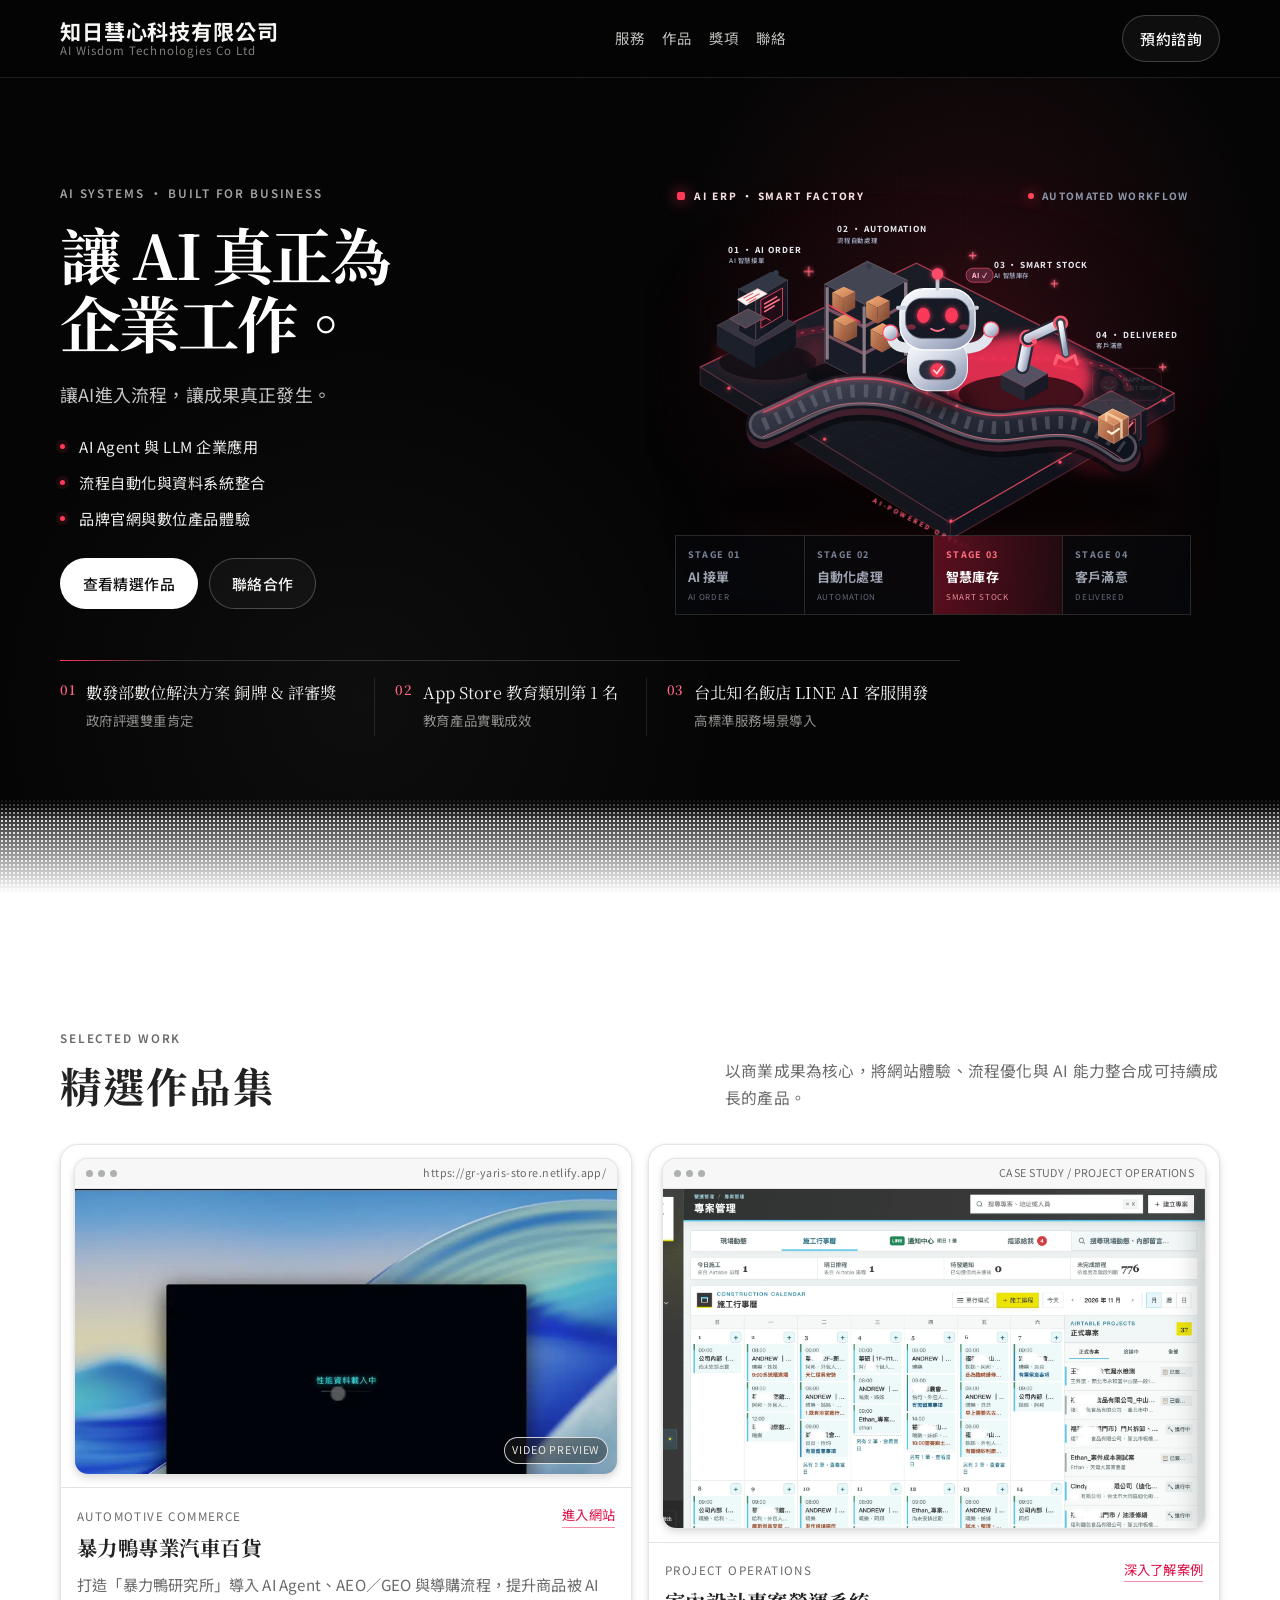
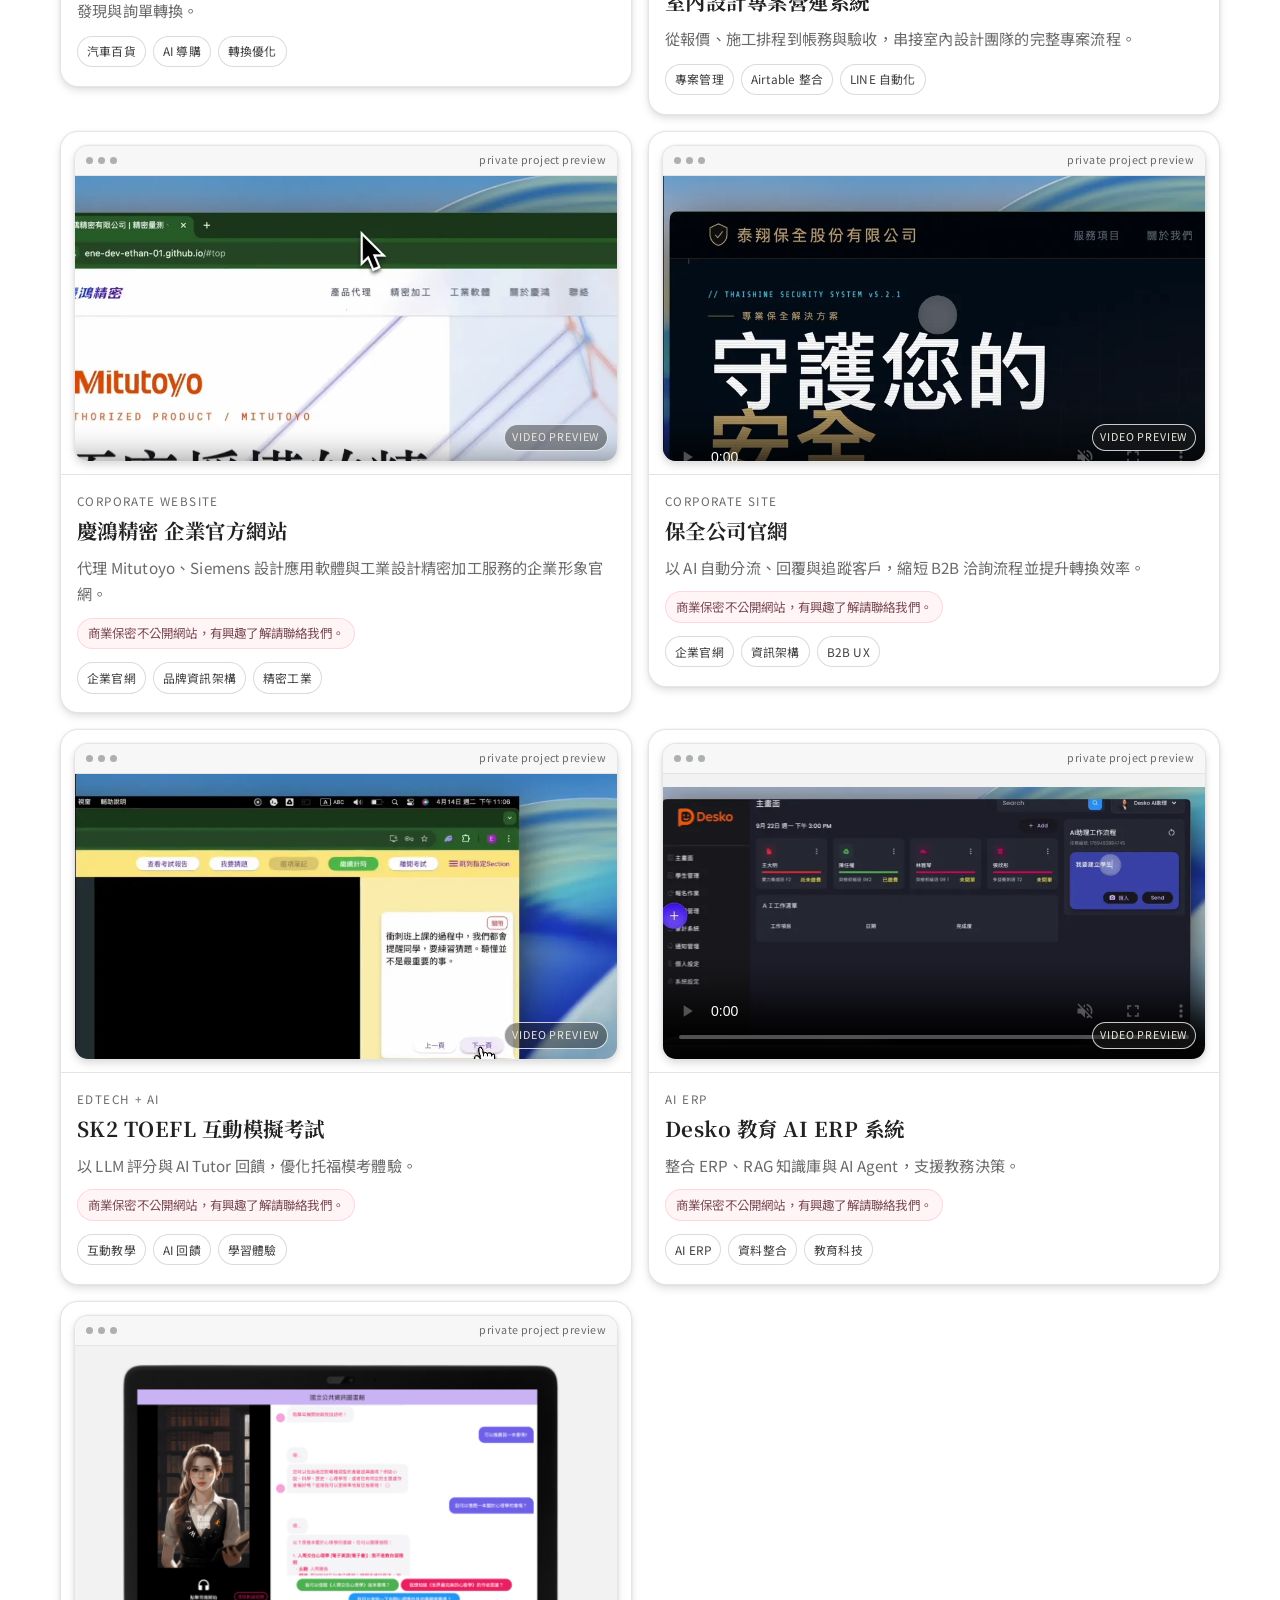
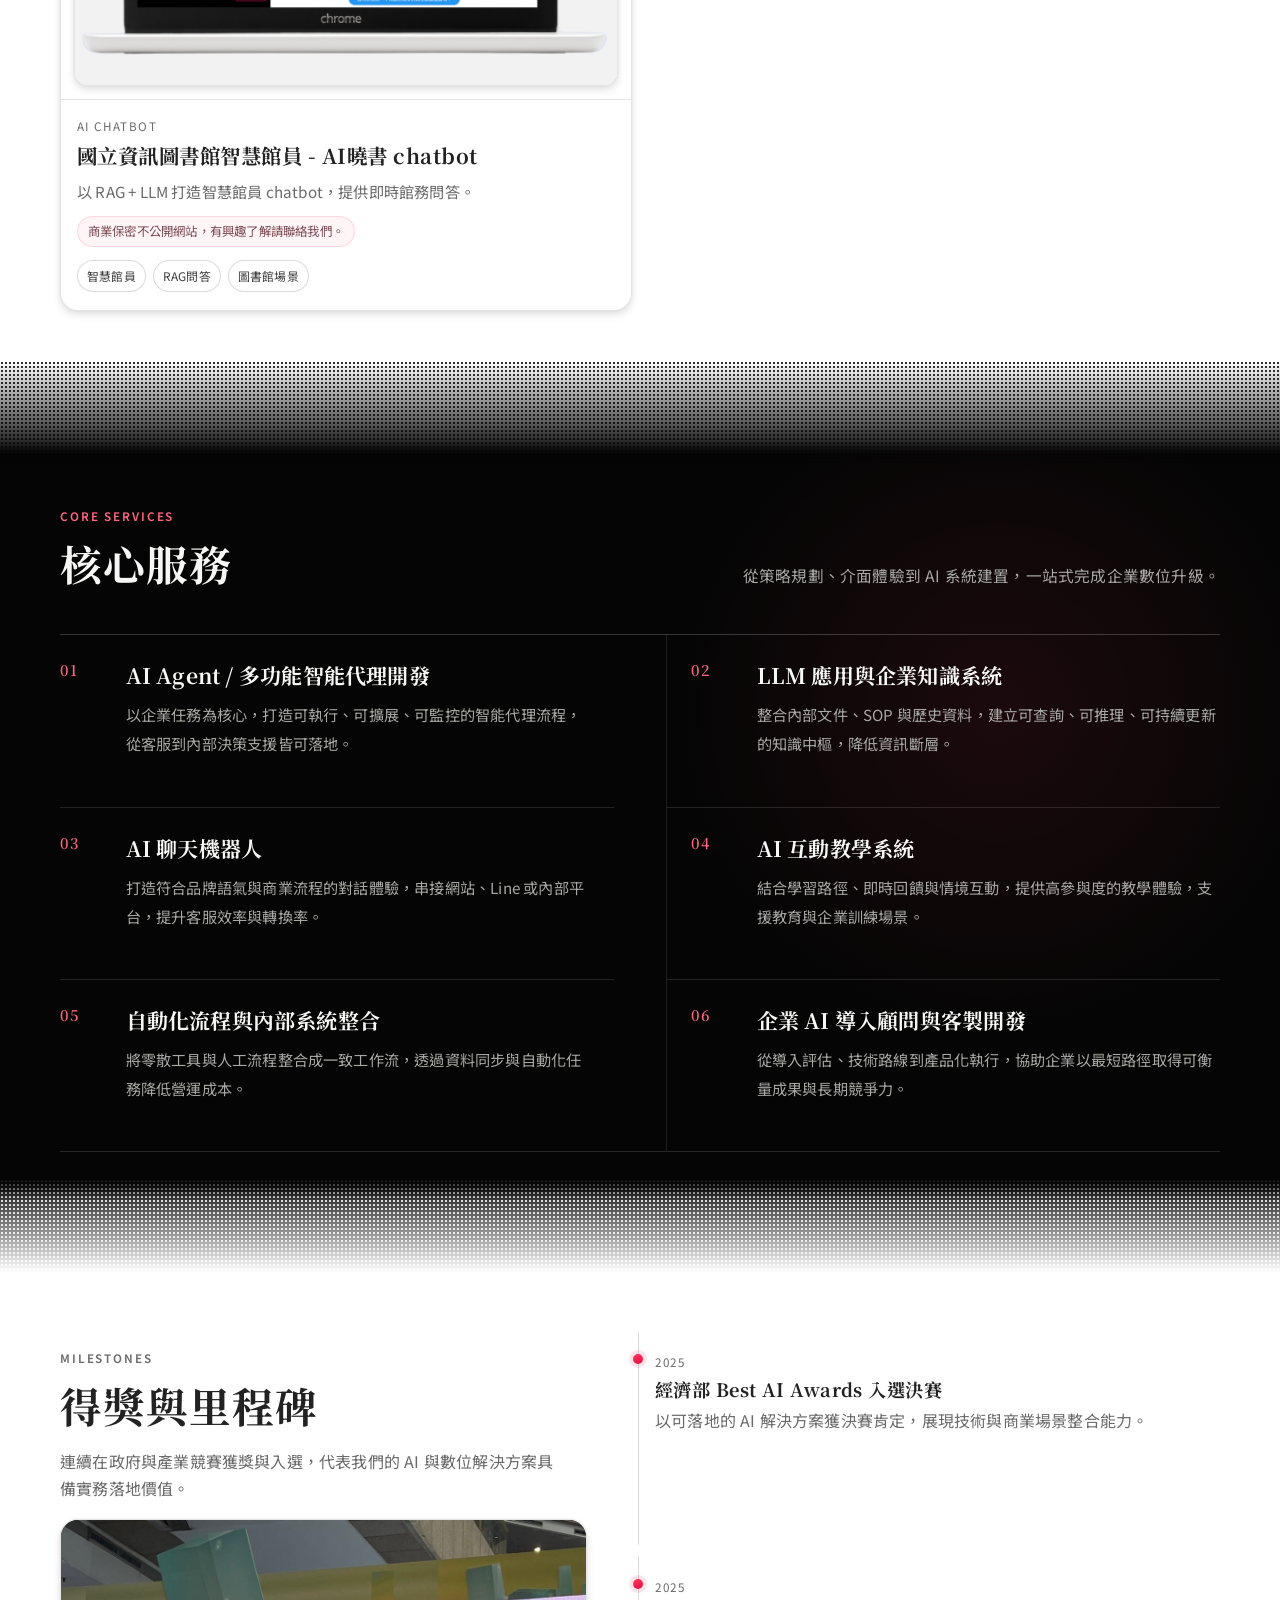
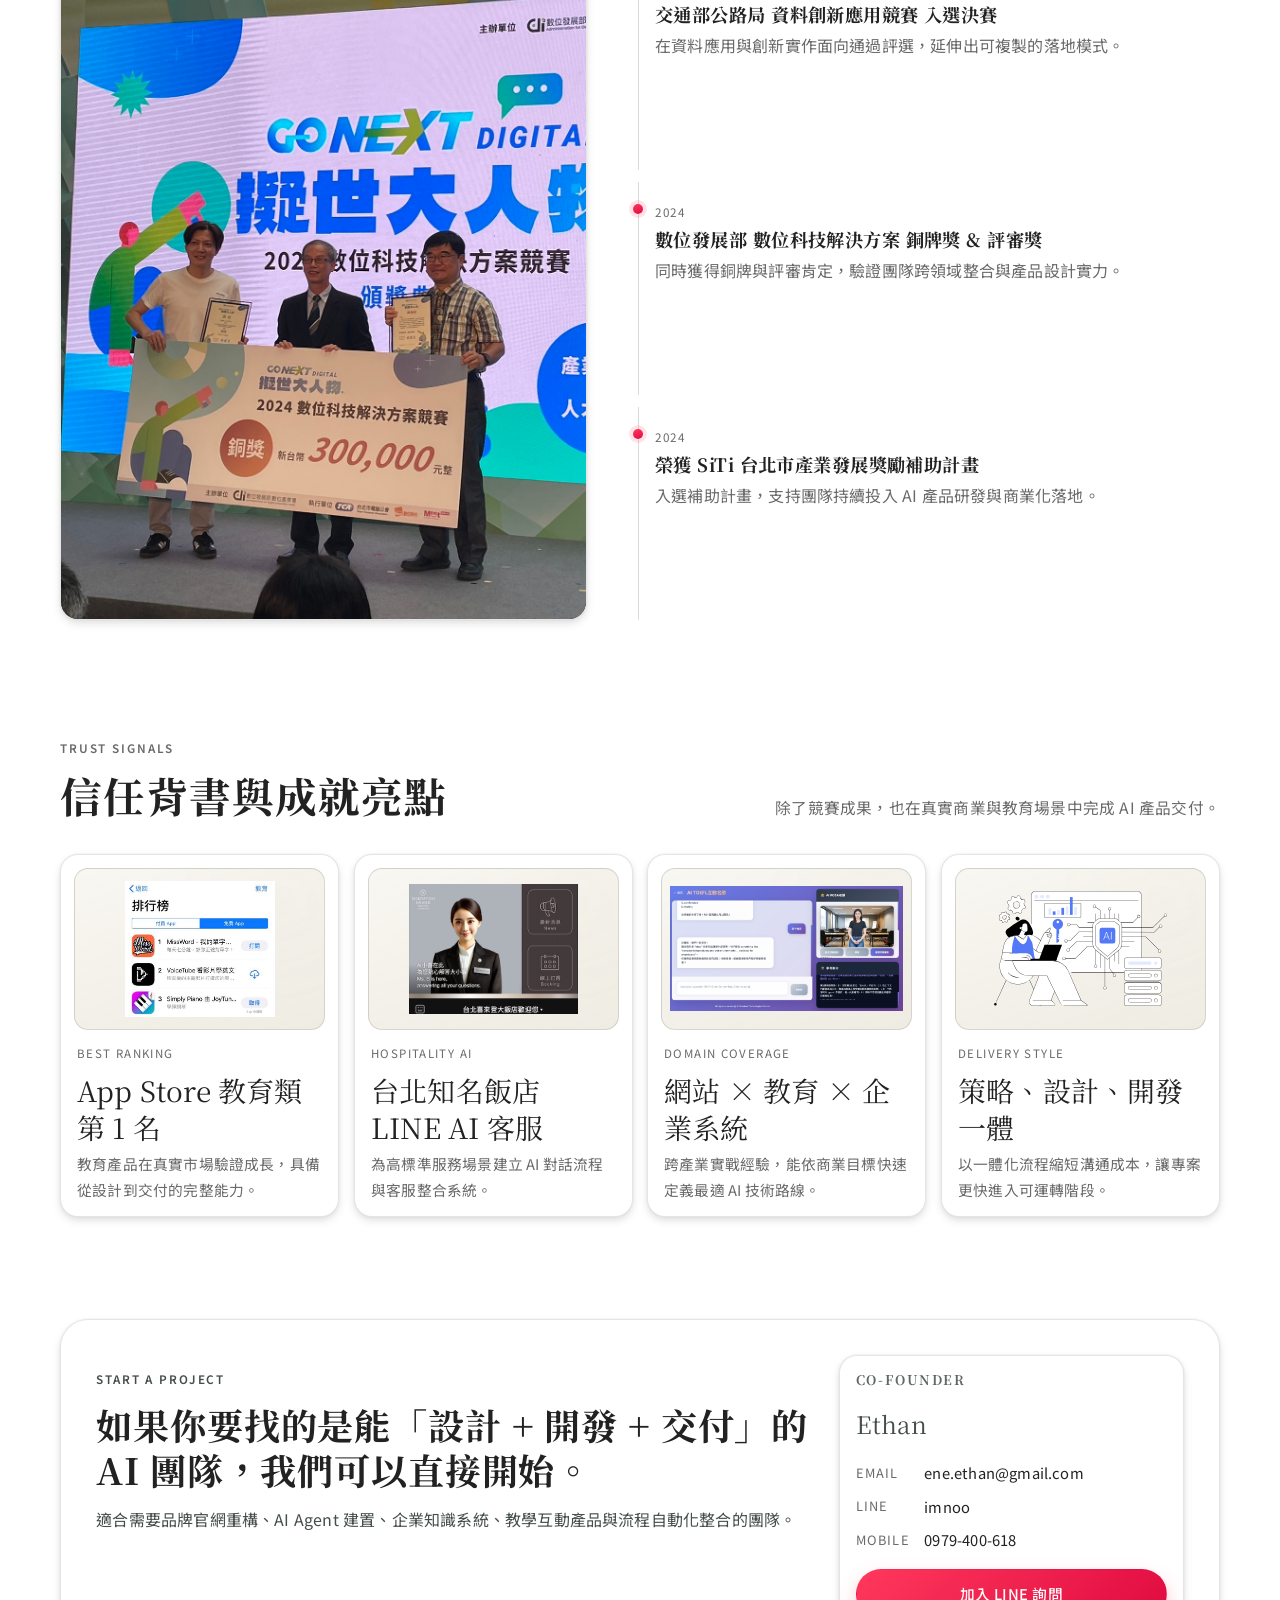
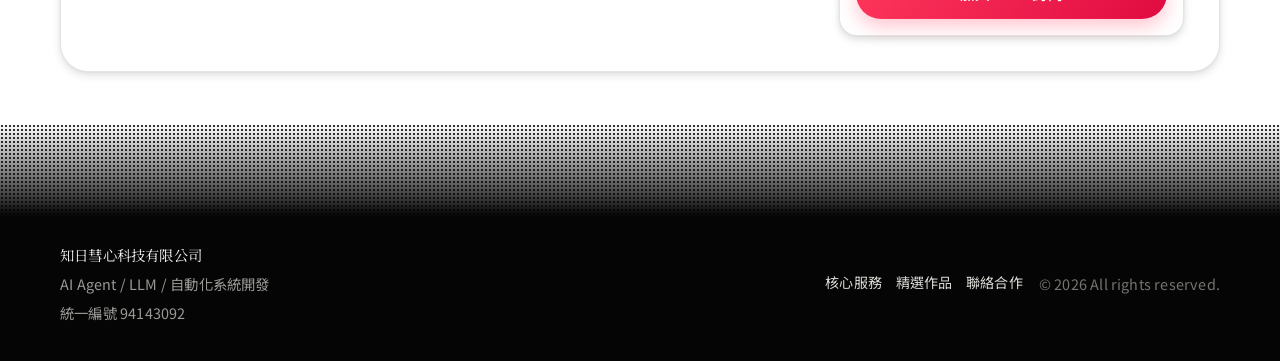
<file: index.html>
<!doctype html>
<html lang="zh-Hant">
  <head>
    <meta charset="UTF-8" />
    <meta name="viewport" content="width=device-width, initial-scale=1.0" />
    <meta
      name="description"
      content="知日彗心科技有限公司提供 AI Agent、LLM 企業應用、智能聊天機器人與自動化系統整合，協助品牌網站與企業流程一起升級。"
    />
    <meta
      name="keywords"
      content="AI Agent, LLM, 企業AI導入, 自動化系統, 聊天機器人, 網站設計, 知日彗心科技"
    />
    <meta name="theme-color" content="#050505" />
    <meta property="og:title" content="知日彗心科技有限公司｜AI 系統與高端數位體驗" />
    <meta
      property="og:description"
      content="從品牌網站到多功能 AI 智能代理，我們為企業設計可交付、可維運、可擴展的數位系統。"
    />
    <meta property="og:type" content="website" />
    <title>知日彗心科技有限公司 | AI Agent × LLM × 自動化系統開發</title>
    <link rel="preconnect" href="https://fonts.googleapis.com" />
    <link rel="preconnect" href="https://fonts.gstatic.com" crossorigin />
    <link rel="stylesheet" href="styles.css" />
    <script src="assets/hero/ai-erp-factory.js" defer></script>
    <script src="script.js?v=20261122-3" defer></script>
  </head>
  <body>
    <a class="skip-link" href="#main-content">跳到主要內容</a>
    <header class="topbar" aria-label="網站導覽">
      <div class="container topbar-inner">
        <a class="brand" href="#hero" aria-label="回到首頁">
          <span class="brand-text">
            <strong>知日彗心科技有限公司</strong>
            <small>AI Wisdom Technologies Co Ltd</small>
          </span>
        </a>

        <nav class="nav" aria-label="主選單">
          <a href="#services">服務</a>
          <a href="#projects">作品</a>
          <a href="#awards">獎項</a>
          <a href="#contact">聯絡</a>
        </nav>

        <a class="btn btn-sm" href="#contact">預約諮詢</a>
      </div>
    </header>

    <main id="main-content">
      <section id="hero" class="hero">
        <div class="container hero-shell">
          <div class="hero-grid">
            <div class="hero-copy">
              <p class="eyebrow">AI Systems • Built for Business</p>
              <h1>讓 AI 真正為<br />企業工作。</h1>
              <p class="hero-slogan">讓AI進入流程，讓成果真正發生。</p>
              <ul class="hero-points" aria-label="核心能力">
                <li>AI Agent 與 LLM 企業應用</li>
                <li>流程自動化與資料系統整合</li>
                <li>品牌官網與數位產品體驗</li>
              </ul>
              <div class="hero-actions">
                <a class="btn btn-primary" href="#projects">查看精選作品</a>
                <a class="btn btn-ghost" href="#contact">聯絡合作</a>
              </div>
            </div>

            <div class="hero-factory-visual" aria-label="AI ERP 智慧工廠自動化流程動畫">
              <ai-erp-factory></ai-erp-factory>
            </div>
          </div>
          <ul id="hero-badges" class="hero-badges" aria-label="信任亮點"></ul>
        </div>
      </section>

      <section id="projects" class="section section-projects reveal">
        <div class="container">
          <div class="section-heading row">
            <div>
              <p class="eyebrow">Selected Work</p>
              <h2>精選作品集</h2>
            </div>
            <p class="section-note">
              以商業成果為核心，將網站體驗、流程優化與 AI 能力整合成可持續成長的產品。
            </p>
          </div>
          <div id="project-grid" class="project-grid" aria-live="polite"></div>
        </div>
      </section>

      <section id="services" class="section reveal">
        <div class="container">
          <div class="section-heading row">
            <div>
              <p class="eyebrow">Core Services</p>
              <h2>核心服務</h2>
            </div>
            <p class="section-note">
              從策略規劃、介面體驗到 AI 系統建置，一站式完成企業數位升級。
            </p>
          </div>
          <div id="services-grid" class="services-grid" aria-live="polite"></div>
        </div>
      </section>

      <section id="awards" class="section reveal">
        <div class="container split-section awards-layout">
          <div class="section-heading">
            <p class="eyebrow">Milestones</p>
            <h2>得獎與里程碑</h2>
            <p>
              連續在政府與產業競賽獲獎與入選，代表我們的 AI 與數位解決方案具備實務落地價值。
            </p>
            <figure class="award-visual" aria-label="得獎與里程碑視覺">
              <img src="assets/projects/win.jpg" alt="得獎與里程碑展示圖" loading="lazy" />
            </figure>
          </div>
          <div id="award-list" class="award-list" aria-live="polite"></div>
        </div>
      </section>

      <section id="proof" class="section reveal">
        <div class="container">
          <div class="section-heading row">
            <div>
              <p class="eyebrow">Trust Signals</p>
              <h2>信任背書與成就亮點</h2>
            </div>
            <p class="section-note">
              除了競賽成果，也在真實商業與教育場景中完成 AI 產品交付。
            </p>
          </div>
          <div id="proof-grid" class="proof-grid" aria-live="polite"></div>
        </div>
      </section>

      <section id="contact" class="section section-cta reveal">
        <div class="container">
          <div class="cta-card">
            <div>
              <p class="eyebrow">Start A Project</p>
              <h2>如果你要找的是能「設計 + 開發 + 交付」的 AI 團隊，我們可以直接開始。</h2>
              <p>
                適合需要品牌官網重構、AI Agent 建置、企業知識系統、教學互動產品與流程自動化整合的團隊。
              </p>
            </div>
            <div class="contact-card" aria-label="聯絡資訊">
              <h3>Co-founder</h3>
              <p class="contact-name">Ethan</p>
              <ul>
                <li><span>Email</span><a href="mailto:ene.ethan@gmail.com">ene.ethan@gmail.com</a></li>
                <li><span>Line</span><a href="https://line.me/ti/p/~imnoo" target="_blank" rel="noreferrer">imnoo</a></li>
                <li><span>Mobile</span><a href="tel:+886979400618">0979-400-618</a></li>
              </ul>
              <a class="btn btn-primary full" href="https://line.me/ti/p/~imnoo" target="_blank" rel="noreferrer">加入 LINE 詢問</a>
            </div>
          </div>
        </div>
      </section>

    </main>

    <footer class="footer">
      <div class="container footer-inner">
        <div>
          <p class="footer-brand">知日彗心科技有限公司</p>
          <p>AI Agent / LLM / 自動化系統開發</p>
          <p>統一編號 94143092</p>
        </div>
        <div class="footer-links" aria-label="頁尾連結">
          <a href="#services">核心服務</a>
          <a href="#projects">精選作品</a>
          <a href="#contact">聯絡合作</a>
        </div>
        <p class="copyright">© <span id="year"></span> All rights reserved.</p>
      </div>
    </footer>
  </body>
</html>
</file>
<file: styles.css>
@import url("https://fonts.googleapis.com/css2?family=Noto+Sans+TC:wght@300;400;500;600;700&family=Noto+Serif+TC:wght@500;600;700&display=swap");

:root {
  --bg: #ffffff;
  --surface: #ffffff;
  --surface-deep: #f7f7f7;
  --ink: #222222;
  --ink-soft: #6a6a6a;
  --accent: #ff385c;
  --accent-strong: #e00b41;
  --gold: #92174d;
  --line: rgba(0, 0, 0, 0.08);
  --line-strong: rgba(0, 0, 0, 0.16);
  --shadow-soft: rgba(0, 0, 0, 0.02) 0px 0px 0px 1px, rgba(0, 0, 0, 0.04) 0px 2px 6px, rgba(0, 0, 0, 0.1) 0px 4px 8px;
  --shadow-card: rgba(0, 0, 0, 0.02) 0px 0px 0px 1px, rgba(0, 0, 0, 0.04) 0px 2px 6px, rgba(0, 0, 0, 0.1) 0px 4px 8px;
  --radius-sm: 12px;
  --radius-md: 18px;
  --radius-lg: 28px;
  --header-h: 78px;
  --container: min(1160px, calc(100% - 3rem));
}

*,
*::before,
*::after {
  box-sizing: border-box;
}

html {
  scroll-behavior: smooth;
}

body {
  margin: 0;
  font-family: "Noto Sans TC", "PingFang TC", "Microsoft JhengHei", sans-serif;
  color: var(--ink);
  background: var(--bg);
  line-height: 1.72;
  letter-spacing: 0.012em;
  text-rendering: optimizeLegibility;
  -webkit-font-smoothing: antialiased;
}

body::before {
  content: "";
  position: fixed;
  inset: 0;
  pointer-events: none;
  z-index: -2;
  background:
    radial-gradient(95% 65% at 88% 10%, rgba(172, 166, 147, 0.18), transparent 60%),
    radial-gradient(85% 54% at 6% 86%, rgba(104, 114, 100, 0.15), transparent 58%),
    linear-gradient(140deg, #f5f2ec, #efebe2 60%, #ece8df);
}

body::after {
  content: "";
  position: fixed;
  inset: 0;
  z-index: -1;
  pointer-events: none;
  opacity: 0.25;
  background-image:
    linear-gradient(to right, rgba(44, 53, 46, 0.045) 1px, transparent 1px),
    linear-gradient(to bottom, rgba(44, 53, 46, 0.045) 1px, transparent 1px);
  background-size: 36px 36px;
  mask-image: radial-gradient(circle at 50% 40%, black 15%, transparent 88%);
}

img {
  max-width: 100%;
  display: block;
}

a {
  color: inherit;
  text-decoration: none;
}

.container {
  width: var(--container);
  margin-inline: auto;
}

.skip-link {
  position: absolute;
  left: 16px;
  top: -60px;
  padding: 10px 14px;
  border-radius: 8px;
  background: var(--ink);
  color: #f7f5ef;
  z-index: 110;
}

.skip-link:focus-visible {
  top: 16px;
}

.topbar {
  position: fixed;
  inset: 0 0 auto;
  height: var(--header-h);
  z-index: 100;
  border-bottom: 1px solid rgba(31, 38, 34, 0.1);
  backdrop-filter: blur(12px);
  background: rgba(243, 240, 231, 0.78);
}

.topbar-inner {
  height: 100%;
  display: flex;
  align-items: center;
  justify-content: space-between;
  gap: 1.2rem;
}

.brand {
  display: inline-flex;
  align-items: center;
  gap: 0;
}

.brand-mark {
  width: 34px;
  aspect-ratio: 1;
  border-radius: 9px;
  border: 1px solid rgba(30, 37, 33, 0.18);
  background:
    radial-gradient(circle at 28% 26%, rgba(189, 172, 137, 0.66), transparent 48%),
    linear-gradient(160deg, rgba(77, 91, 74, 0.92), rgba(42, 49, 44, 0.95));
  box-shadow: inset 0 0 0 1px rgba(236, 229, 212, 0.22);
}

.brand-text {
  display: grid;
  line-height: 1.2;
}

.brand-text strong {
  font-size: clamp(1.1rem, 1.75vw, 1.32rem);
  letter-spacing: 0.04em;
  font-weight: 700;
}

.brand-text small {
  font-size: 0.72rem;
  color: var(--ink-soft);
  letter-spacing: 0.09em;
  text-transform: none;
}

.nav {
  display: flex;
  align-items: center;
  gap: 1.1rem;
  flex-wrap: wrap;
}

.nav a {
  font-size: 0.9rem;
  color: #39423d;
  letter-spacing: 0.05em;
  position: relative;
}

.nav a::after {
  content: "";
  position: absolute;
  left: 0;
  bottom: -6px;
  width: 100%;
  height: 1px;
  background: var(--ink);
  transform: scaleX(0);
  transform-origin: right;
  transition: transform 0.28s ease;
}

.nav a:hover::after,
.nav a:focus-visible::after {
  transform: scaleX(1);
  transform-origin: left;
}

.btn {
  display: inline-flex;
  align-items: center;
  justify-content: center;
  gap: 0.5rem;
  border-radius: 999px;
  border: 1px solid transparent;
  font-size: 0.93rem;
  font-weight: 500;
  letter-spacing: 0.03em;
  padding: 0.72rem 1.35rem;
  cursor: pointer;
  transition: transform 0.3s ease, box-shadow 0.3s ease, background-color 0.25s ease, border-color 0.25s ease, color 0.25s ease;
}

.btn:hover,
.btn:focus-visible {
  transform: translateY(-1px);
}

.btn-sm {
  padding: 0.62rem 1.06rem;
  border-color: var(--line-strong);
  background: rgba(248, 245, 237, 0.84);
}

.btn-sm:hover,
.btn-sm:focus-visible {
  background: #fff;
}

.btn-primary {
  background: linear-gradient(146deg, #222823, #313a34 52%, #2a332d);
  color: #f8f6f1;
  box-shadow: 0 14px 28px rgba(23, 29, 24, 0.24);
}

.btn-primary:hover,
.btn-primary:focus-visible {
  box-shadow: 0 19px 32px rgba(23, 29, 24, 0.28);
}

.btn-ghost {
  border-color: var(--line-strong);
  background: rgba(248, 245, 237, 0.58);
}

.btn-ghost:hover,
.btn-ghost:focus-visible {
  border-color: rgba(35, 44, 37, 0.38);
  background: rgba(250, 248, 242, 0.92);
}

.full {
  width: 100%;
}

.hero {
  position: relative;
  min-height: 100svh;
  display: flex;
  align-items: center;
  padding: calc(var(--header-h) + clamp(2.75rem, 4vw, 4rem)) 0 clamp(6.5rem, 9vw, 8rem);
  overflow: hidden;
  isolation: isolate;
  color: #f7f7f5;
  background:
    radial-gradient(circle at 76% 30%, rgba(255, 56, 92, 0.1), transparent 26%),
    radial-gradient(circle at 28% 78%, rgba(255, 255, 255, 0.035), transparent 32%),
    #050505;
}

.hero::before {
  content: "";
  position: absolute;
  inset: 0 0 7.5rem;
  z-index: -1;
  pointer-events: none;
  opacity: 0.46;
  background-image:
    linear-gradient(rgba(255, 255, 255, 0.025) 1px, transparent 1px),
    linear-gradient(90deg, rgba(255, 255, 255, 0.025) 1px, transparent 1px);
  background-size: 64px 64px;
  mask-image: radial-gradient(circle at 68% 43%, #000 0, transparent 70%);
}

.hero::after {
  content: "";
  position: absolute;
  z-index: 0;
  right: 0;
  bottom: -1px;
  left: 0;
  height: clamp(90px, 8vw, 110px);
  pointer-events: none;
  background-image:
    radial-gradient(circle, rgba(255, 255, 255, 0.82) 0 0.8px, transparent 1px),
    linear-gradient(to bottom, rgba(5, 5, 5, 0), #ffffff 92%);
  background-size: 4px 4px, 100% 100%;
  mask-image: linear-gradient(to bottom, transparent, #000 20%, #000);
}

.hero-shell {
  position: relative;
  z-index: 2;
}

.hero-grid {
  display: grid;
  grid-template-columns: minmax(0, 0.94fr) minmax(420px, 1.06fr);
  align-items: center;
  gap: clamp(2.5rem, 6vw, 6rem);
}

.hero-copy {
  position: relative;
  z-index: 3;
  max-width: 650px;
}

.eyebrow {
  margin: 0;
  color: #5b645d;
  letter-spacing: 0.16em;
  text-transform: uppercase;
  font-size: 0.73rem;
  font-weight: 600;
}

h1,
h2,
h3 {
  font-family: "Noto Serif TC", "Songti TC", serif;
  line-height: 1.24;
  letter-spacing: 0.024em;
  margin: 0;
  color: #171c19;
}

h1 {
  margin-top: 1.05rem;
  font-size: clamp(2rem, 5vw, 3.25rem);
}

.hero .eyebrow {
  color: #a2a2a2;
}

.hero h1 {
  max-width: 12ch;
  color: #ffffff;
  font-size: clamp(2.65rem, 4.8vw, 4.4rem);
  line-height: 1.12;
  letter-spacing: -0.035em;
}

.hero-slogan {
  max-width: 38ch;
  margin: 1.35rem 0 0;
  color: #c5c5c5;
  font-size: clamp(1.02rem, 1.4vw, 1.16rem);
  line-height: 1.72;
}

.hero-points {
  margin: 1.45rem 0 0;
  padding: 0;
  list-style: none;
  display: grid;
  gap: 0.62rem;
}

.hero-points li {
  position: relative;
  padding-left: 1.2rem;
  color: #ececea;
  font-size: 0.95rem;
  letter-spacing: 0.035em;
}

.hero-points li::before {
  content: "";
  position: absolute;
  top: 0.72em;
  left: 0;
  width: 5px;
  height: 5px;
  border-radius: 50%;
  background: var(--accent);
  box-shadow: 0 0 0 4px rgba(255, 56, 92, 0.1);
}

.hero-actions {
  margin-top: 1.7rem;
  display: flex;
  flex-wrap: wrap;
  gap: 0.7rem;
}

.hero .btn-primary {
  border-color: rgba(255, 255, 255, 0.96);
  background: #ffffff;
  color: #101010;
  box-shadow: none;
}

.hero .btn-primary:hover,
.hero .btn-primary:focus-visible {
  background: #f1f1ef;
  box-shadow: none;
}

.hero .btn-ghost {
  border-color: rgba(255, 255, 255, 0.24);
  background: rgba(255, 255, 255, 0.035);
  color: #f5f5f3;
}

.hero .btn-ghost:hover,
.hero .btn-ghost:focus-visible {
  border-color: rgba(255, 255, 255, 0.5);
  background: rgba(255, 255, 255, 0.08);
}

.hero-factory-visual {
  position: relative;
  width: 100%;
  max-width: 760px;
  min-width: 0;
  justify-self: end;
  align-self: center;
}

.hero-factory-visual ai-erp-factory {
  display: block;
  width: 100%;
  max-width: none;
  --factory-red: var(--accent);
  --factory-red-bright: #ff6681;
  --factory-background: #050505;
  --factory-text: #f7f7f5;
}

.hero-factory-visual ai-erp-factory:not(:defined) {
  aspect-ratio: 900 / 760;
}

.hero-badges {
  position: relative;
  margin: clamp(1.45rem, 3vw, 2.05rem) 0 0;
  list-style: none;
  padding: 1.08rem 0 0.12rem;
  display: grid;
  grid-template-columns: 1.1fr 0.95fr 1.1fr;
  gap: 0;
  max-width: 900px;
  border-top: 1px solid rgba(38, 48, 42, 0.18);
}

.hero-badges::before {
  content: "";
  position: absolute;
  top: -1px;
  left: 0;
  width: clamp(54px, 9vw, 112px);
  height: 1px;
  background: linear-gradient(90deg, rgba(224, 11, 65, 0.72), rgba(224, 11, 65, 0));
}

.hero-badges li {
  margin: 0;
}

.hero-badge-item {
  position: relative;
  padding: 0.2rem clamp(0.8rem, 2vw, 1.15rem) 0.2rem 0;
  border: 0;
  border-radius: 0;
  background: transparent;
  box-shadow: none;
  display: grid;
  grid-template-columns: auto 1fr;
  gap: 0.66rem;
  align-items: start;
  transition: transform 0.28s ease;
}

.hero-badge-item + .hero-badge-item {
  padding-left: clamp(0.85rem, 2vw, 1.25rem);
  border-left: 1px solid rgba(38, 48, 42, 0.12);
}

.hero-badge-item::after {
  content: "";
  position: absolute;
  left: 0;
  bottom: -0.62rem;
  width: 30%;
  height: 1px;
  background: linear-gradient(90deg, rgba(224, 11, 65, 0.7), transparent);
  transform-origin: left;
  transform: scaleX(0.38);
  opacity: 0;
  transition: opacity 0.28s ease, transform 0.28s ease;
}

.hero-badge-item:hover {
  transform: translateY(-2px);
}

.hero-badge-item:hover::after {
  opacity: 1;
  transform: scaleX(1);
}

.hero-badge-index {
  margin-top: 0.1rem;
  width: auto;
  border: 0;
  background: transparent;
  font-family: "Noto Serif TC", serif;
  font-size: 0.82rem;
  font-weight: 600;
  line-height: 1;
  color: #e00b41;
  letter-spacing: 0.04em;
}

.hero-badge-title {
  margin: 0;
  font-family: "Noto Serif TC", serif;
  font-size: clamp(1.02rem, 1.18vw, 1.14rem);
  line-height: 1.45;
  color: #242424;
  letter-spacing: 0.005em;
}

.hero-badge-meta {
  margin: 0.28rem 0 0;
  font-size: 0.84rem;
  color: #8b626b;
  letter-spacing: 0.04em;
  text-transform: none;
}

.hero .hero-badges {
  margin-top: clamp(2rem, 3.5vw, 3rem);
  border-top-color: rgba(255, 255, 255, 0.16);
}

.hero .hero-badges::before {
  background: linear-gradient(90deg, var(--accent), rgba(255, 56, 92, 0));
}

.hero .hero-badge-item + .hero-badge-item {
  border-left-color: rgba(255, 255, 255, 0.11);
}

.hero .hero-badge-title {
  color: #f1f1ef;
}

.hero .hero-badge-meta {
  color: #8f8f8c;
}

.hero .hero-badge-index {
  color: #ff6681;
}

.section {
  padding: clamp(4rem, 9vw, 7rem) 0;
}

.split-section {
  display: grid;
  grid-template-columns: 0.95fr 1.05fr;
  gap: clamp(1.4rem, 4vw, 3.4rem);
  align-items: start;
}

.section-heading h2 {
  margin-top: 0.75rem;
  font-size: clamp(1.75rem, 3.7vw, 2.6rem);
}

.section-heading p {
  margin: 1rem 0 0;
  color: var(--ink-soft);
  max-width: 55ch;
}

.section-body p {
  margin: 0;
  color: #3d4641;
}

.section-body p + p {
  margin-top: 1rem;
}

.row {
  display: flex;
  justify-content: space-between;
  gap: 1.2rem;
  align-items: end;
}

.section-note {
  margin: 0;
  max-width: 48ch;
  color: #4b544f;
  font-size: 0.98rem;
}

.services-grid {
  margin-top: clamp(2rem, 4vw, 2.8rem);
  display: grid;
  grid-template-columns: repeat(2, minmax(0, 1fr));
  column-gap: clamp(1.6rem, 4vw, 3.6rem);
  row-gap: 0;
  border-top: 1px solid rgba(34, 34, 34, 0.14);
  border-bottom: 1px solid rgba(34, 34, 34, 0.1);
}

.service-card {
  position: relative;
  display: grid;
  grid-template-columns: 3.1rem 1fr;
  align-content: start;
  gap: 0 1rem;
  min-height: 172px;
  padding: clamp(1.15rem, 2.3vw, 1.6rem) 0;
  border: 0;
  border-radius: 0;
  background: transparent;
  box-shadow: none;
  overflow: hidden;
  transition: transform 0.28s ease, padding-left 0.28s ease;
}

.service-card:nth-child(n + 3) {
  border-top: 1px solid rgba(34, 34, 34, 0.1);
}

.service-card:nth-child(odd) {
  padding-right: clamp(0.8rem, 2vw, 1.5rem);
}

.service-card:nth-child(even) {
  padding-left: clamp(0.8rem, 2vw, 1.5rem);
  border-left: 1px solid rgba(34, 34, 34, 0.08);
}

.service-card::before {
  content: "";
  position: absolute;
  inset: 0 auto 0 0;
  width: 2px;
  background: linear-gradient(180deg, rgba(255, 56, 92, 0.85), rgba(255, 56, 92, 0));
  transform: scaleY(0);
  transform-origin: top;
  transition: transform 0.32s ease;
}

.service-card:nth-child(even)::before {
  left: clamp(0.8rem, 2vw, 1.5rem);
}

.service-card:hover,
.service-card:focus-within {
  transform: translateY(-3px);
}

.service-card:hover::before,
.service-card:focus-within::before {
  transform: scaleY(1);
}

.service-index {
  grid-row: span 2;
  display: block;
  margin: 0.15rem 0 0;
  color: #e00b41;
  letter-spacing: 0.08em;
  font-family: "Noto Serif TC", serif;
  font-size: 0.92rem;
  font-weight: 600;
  line-height: 1;
}

.service-card h3 {
  margin: 0;
  font-family: "Noto Serif TC", serif;
  font-size: clamp(1.22rem, 1.65vw, 1.52rem);
  line-height: 1.34;
  letter-spacing: 0.01em;
}

.service-card p {
  grid-column: 2;
  margin: 0.72rem 0 0;
  color: #5b5b5b;
  font-size: clamp(0.95rem, 1.04vw, 1rem);
  line-height: 1.85;
}

.section-projects {
  position: relative;
  padding-bottom: clamp(2.2rem, 4vw, 3.2rem);
}

.section-projects::before {
  content: none;
}

#services.section {
  position: relative;
  isolation: isolate;
  overflow: hidden;
  padding-top: clamp(7rem, 10vw, 9rem);
  padding-bottom: clamp(7rem, 10vw, 9rem);
  color: #f7f7f5;
  background:
    radial-gradient(circle at 78% 38%, rgba(255, 56, 92, 0.09), transparent 28%),
    #050505;
}

#services.section::before,
#services.section::after {
  content: "";
  position: absolute;
  z-index: 0;
  right: 0;
  left: 0;
  height: clamp(90px, 8vw, 110px);
  pointer-events: none;
  background-size: 4px 4px, 100% 100%;
}

#services.section::before {
  top: -1px;
  background-image:
    radial-gradient(circle, rgba(5, 5, 5, 0.82) 0 0.8px, transparent 1px),
    linear-gradient(to bottom, #ffffff 0%, #050505 92%);
  mask-image: linear-gradient(to bottom, #000, #000 80%, transparent);
}

#services.section::after {
  bottom: -1px;
  background-image:
    radial-gradient(circle, rgba(255, 255, 255, 0.82) 0 0.8px, transparent 1px),
    linear-gradient(to bottom, #050505 0%, #ffffff 92%);
  mask-image: linear-gradient(to bottom, transparent, #000 20%, #000);
}

#services > .container {
  position: relative;
  z-index: 1;
}

#services .eyebrow,
#services .service-index {
  color: #ff6681;
}

#services h2,
#services .service-card h3 {
  color: #f7f7f5;
}

#services .section-note,
#services .service-card p {
  color: #a7a7a3;
}

#services .services-grid {
  border-top-color: rgba(255, 255, 255, 0.2);
  border-bottom-color: rgba(255, 255, 255, 0.14);
}

#services .service-card:nth-child(n + 3) {
  border-top-color: rgba(255, 255, 255, 0.12);
}

#services .service-card:nth-child(even) {
  border-left-color: rgba(255, 255, 255, 0.1);
}

#awards.section {
  padding-top: clamp(2.2rem, 4vw, 3.2rem);
  padding-bottom: clamp(2.2rem, 4vw, 3.2rem);
}

#proof.section {
  padding-top: clamp(2.2rem, 4vw, 3.2rem);
  padding-bottom: clamp(2.2rem, 4vw, 3.2rem);
}

#contact.section {
  padding-top: clamp(2.2rem, 4vw, 3.2rem);
}

.project-grid {
  margin-top: 2.05rem;
  display: grid;
  grid-template-columns: repeat(12, minmax(0, 1fr));
  gap: 1rem;
  align-items: start;
}

.project-card {
  grid-column: span 6;
  border-radius: var(--radius-md);
  border: 1px solid rgba(44, 52, 46, 0.16);
  background: rgba(251, 249, 244, 0.88);
  overflow: hidden;
  height: fit-content;
  transition: transform 0.34s ease, border-color 0.34s ease, box-shadow 0.34s ease;
}

.project-card.featured {
  grid-column: span 6;
}

.project-card.has-video {
  grid-column: span 6;
}

.project-card:hover,
.project-card:focus-within {
  transform: translateY(-7px);
  border-color: rgba(59, 69, 62, 0.35);
  box-shadow: 0 20px 36px rgba(23, 30, 25, 0.14);
}

.project-media {
  padding: 0.8rem;
  border-bottom: 1px solid rgba(49, 58, 51, 0.14);
}

.project-media-link {
  display: block;
}

.project-media-link:focus-visible {
  outline: 3px solid var(--accent);
  outline-offset: 3px;
}

.project-media-link img {
  transition: transform 0.45s ease;
}

.project-media-link:hover img,
.project-media-link:focus-visible img {
  transform: scale(1.025);
}

.mock-browser {
  border-radius: 14px;
  overflow: hidden;
  border: 1px solid rgba(43, 51, 45, 0.2);
  background: #faf8f1;
}

.mock-top {
  height: 30px;
  display: flex;
  align-items: center;
  justify-content: space-between;
  gap: 0.7rem;
  padding: 0 0.68rem;
  border-bottom: 1px solid rgba(47, 56, 48, 0.16);
  background: #f4f1e6;
}

.dots {
  display: inline-flex;
  align-items: center;
  gap: 5px;
}

.dots span {
  width: 7px;
  aspect-ratio: 1;
  border-radius: 50%;
  background: rgba(61, 71, 63, 0.4);
}

.mock-url {
  font-size: 0.67rem;
  color: #5b645f;
  letter-spacing: 0.04em;
  max-width: 78%;
  overflow: hidden;
  text-overflow: ellipsis;
  white-space: nowrap;
  text-align: right;
}

.mock-canvas {
  position: relative;
  aspect-ratio: 16 / 10;
  display: grid;
  place-items: center;
  background: linear-gradient(170deg, #1d2621, #2a332d);
  overflow: hidden;
  color: #f7f5ee;
  font-size: 0.78rem;
  letter-spacing: 0.07em;
  text-transform: uppercase;
}

.mock-canvas-media {
  width: 100%;
  height: 100%;
  display: block;
  object-fit: contain;
  object-position: center;
  background: #0f1512;
}

.mock-canvas-media.media-fill {
  object-fit: cover;
}

.project-card.has-video .mock-canvas {
  aspect-ratio: 16 / 8.4;
}

.media-chip {
  position: absolute;
  right: 0.6rem;
  bottom: 0.6rem;
  font-size: 0.67rem;
  letter-spacing: 0.08em;
  text-transform: uppercase;
  padding: 0.22rem 0.46rem;
  border-radius: 999px;
  border: 1px solid rgba(236, 231, 220, 0.46);
  color: #ede8dd;
  background: rgba(14, 18, 16, 0.42);
}

.tone-1 {
  background:
    radial-gradient(circle at 76% 18%, rgba(221, 199, 157, 0.42), transparent 46%),
    linear-gradient(155deg, #2e3a33 4%, #1f2a24 42%, #3e4f45);
}

.tone-2 {
  background:
    radial-gradient(circle at 28% 22%, rgba(187, 176, 145, 0.38), transparent 43%),
    linear-gradient(170deg, #203138, #33464f, #243138);
}

.tone-3 {
  background:
    radial-gradient(circle at 76% 82%, rgba(183, 161, 120, 0.42), transparent 45%),
    linear-gradient(150deg, #31302a, #4a4a41, #282720);
}

.tone-4 {
  background:
    radial-gradient(circle at 13% 66%, rgba(196, 167, 120, 0.35), transparent 42%),
    linear-gradient(150deg, #33363d, #2a3037, #3e464f);
}

.tone-5 {
  background:
    radial-gradient(circle at 74% 24%, rgba(203, 186, 141, 0.4), transparent 44%),
    linear-gradient(160deg, #2a332f, #374139, #202824);
}

.project-content {
  padding: 1rem 1rem 1.15rem;
}

.project-meta {
  display: flex;
  justify-content: space-between;
  gap: 0.8rem;
  align-items: center;
}

.project-type {
  font-size: 0.73rem;
  letter-spacing: 0.12em;
  text-transform: uppercase;
  color: #5f6a61;
}

.project-link {
  font-size: 0.83rem;
  color: #303833;
  border-bottom: 1px solid rgba(47, 56, 49, 0.4);
}

.project-link:hover,
.project-link:focus-visible {
  border-bottom-color: #232a25;
}

.project-content h3 {
  margin-top: 0.44rem;
  font-size: 1.28rem;
}

.project-content p {
  margin: 0.62rem 0 0;
  color: #49514c;
  font-size: 0.95rem;
}

.project-content .project-note {
  display: inline-flex;
  width: fit-content;
  max-width: 100%;
  margin-top: 0.72rem;
  padding: 0.36rem 0.62rem;
  border: 1px solid rgba(255, 56, 92, 0.16);
  border-radius: 999px;
  background: rgba(255, 56, 92, 0.055);
  color: #7b4c55;
  font-size: 0.78rem;
  line-height: 1.45;
}

.tags {
  margin: 0.82rem 0 0;
  padding: 0;
  list-style: none;
  display: flex;
  flex-wrap: wrap;
  gap: 0.45rem;
}

.tags li {
  border: 1px solid rgba(61, 71, 63, 0.2);
  border-radius: 999px;
  padding: 0.28rem 0.56rem;
  background: rgba(255, 255, 255, 0.5);
  font-size: 0.74rem;
  color: #445049;
}

.awards-layout {
  align-items: stretch;
}

.award-list {
  display: grid;
  gap: 0.75rem;
}

.award-item {
  border-left: 1px solid rgba(53, 63, 56, 0.28);
  padding: 0.85rem 0 0.85rem 1rem;
  position: relative;
}

.award-item::before {
  content: "";
  position: absolute;
  left: -6px;
  top: 1.38rem;
  width: 10px;
  aspect-ratio: 1;
  border-radius: 50%;
  background: linear-gradient(160deg, #c1a873, #8f784e);
  box-shadow: 0 0 0 4px rgba(193, 168, 115, 0.12);
}

.award-year {
  margin: 0;
  font-size: 0.73rem;
  letter-spacing: 0.13em;
  text-transform: uppercase;
  color: #5b655f;
}

.award-item h3 {
  margin-top: 0.34rem;
  font-size: 1.14rem;
}

.award-item p {
  margin: 0.4rem 0 0;
  color: #48514b;
}

.award-visual {
  margin: 1rem 0 0;
  border-radius: var(--radius-md);
  border: 1px solid rgba(52, 61, 55, 0.18);
  overflow: hidden;
  background: rgba(250, 247, 239, 0.84);
}

.award-visual img {
  width: 100%;
  display: block;
  object-fit: contain;
  background: #121814;
}

.proof-grid {
  margin-top: 2rem;
  display: grid;
  grid-template-columns: repeat(4, minmax(0, 1fr));
  gap: 0.9rem;
  align-items: stretch;
}

.proof-card {
  grid-column: span 1;
  border-radius: var(--radius-md);
  border: 1px solid rgba(46, 55, 48, 0.16);
  background: rgba(252, 249, 243, 0.84);
  padding: 0.8rem;
  display: grid;
  grid-template-rows: auto 1fr;
  gap: 0.8rem;
  height: 100%;
  transition: border-color 0.28s ease, transform 0.28s ease, box-shadow 0.28s ease;
}

.proof-card:hover,
.proof-card:focus-within {
  transform: translateY(-4px);
  border-color: rgba(57, 67, 59, 0.3);
  box-shadow: var(--shadow-card);
}

.proof-card.layout-hero {
  grid-column: span 1;
}

.proof-card.layout-side {
  grid-column: span 1;
}

.proof-media {
  margin: 0;
  border-radius: 14px;
  border: 1px solid rgba(45, 55, 48, 0.16);
  background:
    linear-gradient(160deg, rgba(248, 246, 240, 0.92), rgba(236, 232, 222, 0.84)),
    radial-gradient(circle at 82% 18%, rgba(177, 159, 122, 0.18), transparent 45%);
  min-height: clamp(120px, 13vw, 162px);
  display: grid;
  place-items: center;
  padding: 0.5rem;
  overflow: hidden;
}

.proof-media img {
  width: 100%;
  height: 100%;
  object-fit: contain;
  object-position: center;
  display: block;
  transition: transform 0.35s ease;
}

.proof-media img.img-compact {
  width: 74%;
  height: auto;
  max-height: 124px;
}

.proof-media img.img-no1 {
  width: 86%;
  height: auto;
  max-height: 136px;
}

.proof-media img.img-sheraton {
  width: 90%;
  height: auto;
  max-height: 130px;
}

.proof-card:hover .proof-media img,
.proof-card:focus-within .proof-media img {
  transform: scale(1.015);
}

.proof-content {
  padding: 0.06rem 0.2rem 0.1rem;
}

.proof-label {
  margin: 0;
  color: #5b655f;
  font-size: 0.72rem;
  letter-spacing: 0.12em;
  text-transform: uppercase;
}

.proof-value {
  margin: 0.55rem 0 0;
  font-family: "Noto Serif TC", serif;
  font-size: clamp(1.3rem, 2.2vw, 1.75rem);
  line-height: 1.3;
}

.proof-desc {
  margin: 0.4rem 0 0;
  color: #4a534d;
  font-size: 0.92rem;
}

.section-cta {
  padding-bottom: clamp(2.2rem, 4vw, 3.4rem);
}

.cta-card {
  border: 1px solid rgba(43, 52, 45, 0.2);
  border-radius: var(--radius-lg);
  padding: clamp(1.3rem, 3.8vw, 2.2rem);
  background:
    linear-gradient(160deg, rgba(252, 249, 242, 0.88), rgba(238, 233, 223, 0.84)),
    radial-gradient(circle at 100% 0%, rgba(179, 160, 124, 0.18), transparent 38%);
  box-shadow: var(--shadow-soft);
  display: grid;
  grid-template-columns: 1fr 345px;
  gap: 1rem;
  align-items: start;
}

.cta-card h2 {
  margin-top: 0.78rem;
  font-size: clamp(1.56rem, 3.2vw, 2.26rem);
}

.cta-card p {
  margin: 0.88rem 0 0;
  color: #454e48;
}

.contact-card {
  border-radius: var(--radius-md);
  border: 1px solid rgba(52, 61, 54, 0.2);
  background: rgba(251, 248, 240, 0.9);
  padding: 1rem;
}

.contact-card h3 {
  font-size: 0.82rem;
  letter-spacing: 0.12em;
  text-transform: uppercase;
  color: #5f6963;
}

.contact-name {
  margin: 0.42rem 0 0;
  font-family: "Noto Serif TC", serif;
  font-size: 1.5rem;
}

.contact-card ul {
  list-style: none;
  padding: 0;
  margin: 1rem 0;
  display: grid;
  gap: 0.52rem;
}

.contact-card li {
  display: grid;
  grid-template-columns: 62px 1fr;
  gap: 0.4rem;
  align-items: center;
}

.contact-card span {
  color: #5f6963;
  font-size: 0.8rem;
  text-transform: uppercase;
  letter-spacing: 0.09em;
}

.contact-card a {
  color: #1f2521;
  font-size: 0.92rem;
  word-break: break-word;
}

.contact-card .btn-primary,
.contact-card .btn-primary:hover,
.contact-card .btn-primary:focus-visible {
  color: #ffffff;
}

.footer {
  position: relative;
  isolation: isolate;
  overflow: hidden;
  border-top: 0;
  padding: clamp(6.5rem, 9vw, 8rem) 0 2.2rem;
  color: #f7f7f5;
  background: #050505;
}

.footer::before {
  content: "";
  position: absolute;
  z-index: 0;
  top: 0;
  right: 0;
  left: 0;
  height: clamp(90px, 8vw, 110px);
  pointer-events: none;
  background-image:
    radial-gradient(circle, rgba(5, 5, 5, 0.82) 0 0.8px, transparent 1px),
    linear-gradient(to bottom, #ffffff 0%, #050505 92%);
  background-size: 4px 4px, 100% 100%;
  mask-image: linear-gradient(to bottom, #000, #000 80%, transparent);
}

.footer-inner {
  position: relative;
  z-index: 1;
  display: grid;
  grid-template-columns: 1fr auto auto;
  gap: 1rem;
  align-items: center;
}

.footer-brand {
  margin: 0;
  font-family: "Noto Serif TC", serif;
  font-size: 1.15rem;
}

.footer p {
  margin: 0.26rem 0 0;
  color: #4d5651;
  font-size: 0.9rem;
}

.footer-links {
  display: flex;
  gap: 0.85rem;
  flex-wrap: wrap;
}

.footer-links a {
  color: #343c37;
  font-size: 0.88rem;
}

.copyright {
  color: #66706a;
  font-size: 0.81rem;
  margin: 0;
}

.reveal {
  opacity: 0;
  transform: translateY(20px);
  transition: opacity 0.75s ease, transform 0.75s ease;
  will-change: opacity, transform;
}

.reveal.visible {
  opacity: 1;
  transform: translateY(0);
}

/* DESIGN.md theme override: color-only (no layout changes) */
body::before {
  background:
    radial-gradient(80% 52% at 90% 10%, rgba(255, 56, 92, 0.07), transparent 60%),
    radial-gradient(75% 48% at 5% 95%, rgba(146, 23, 77, 0.06), transparent 58%),
    linear-gradient(160deg, #ffffff, #fcfcfc 58%, #f8f8f8);
}

body::after {
  opacity: 0.2;
  background-image:
    linear-gradient(to right, rgba(0, 0, 0, 0.03) 1px, transparent 1px),
    linear-gradient(to bottom, rgba(0, 0, 0, 0.03) 1px, transparent 1px);
}

.topbar {
  border-bottom-color: rgba(0, 0, 0, 0.08);
  background: rgba(255, 255, 255, 0.9);
}

.brand-text small,
.section-note,
.section-heading p,
.section-body p,
.project-content p,
.award-item p,
.proof-desc,
.footer p,
.copyright,
.mock-url {
  color: var(--ink-soft);
}

.nav a {
  color: #3f3f3f;
}

.nav a::after {
  background: var(--accent);
}

.btn-sm {
  background: #ffffff;
  border-color: rgba(0, 0, 0, 0.14);
  color: var(--ink);
}

.btn-primary {
  background: linear-gradient(135deg, var(--accent), var(--accent-strong));
  color: #ffffff;
  box-shadow: rgba(255, 56, 92, 0.28) 0px 8px 18px;
}

.btn-primary:hover,
.btn-primary:focus-visible {
  box-shadow: rgba(224, 11, 65, 0.32) 0px 10px 22px;
}

.btn-ghost {
  border-color: rgba(0, 0, 0, 0.14);
  background: #ffffff;
  color: var(--ink);
}

h1,
h2,
h3 {
  color: var(--ink);
}

.project-card,
.proof-card,
.cta-card,
.contact-card,
.award-visual,
.mock-browser {
  background: #ffffff;
  border-color: rgba(0, 0, 0, 0.1);
  box-shadow: var(--shadow-card);
}

.project-card:hover,
.proof-card:hover {
  border-color: rgba(0, 0, 0, 0.16);
  box-shadow: rgba(0, 0, 0, 0.08) 0px 4px 12px;
}

.hero-badge-title {
  color: var(--ink);
}

.project-type,
.proof-label,
.award-year {
  color: #6a6a6a;
}

.mock-top {
  background: #f7f7f7;
  border-bottom-color: rgba(0, 0, 0, 0.08);
}

.mock-canvas,
.mock-canvas-media {
  background: #f2f2f2;
}

.mock-canvas-media.media-fill {
  object-fit: cover;
}

.media-chip {
  border-color: rgba(255, 255, 255, 0.78);
  background: rgba(34, 34, 34, 0.45);
}

.project-link {
  color: var(--accent-strong);
  border-bottom-color: rgba(224, 11, 65, 0.45);
}

.project-link:hover,
.project-link:focus-visible {
  border-bottom-color: var(--accent-strong);
}

.tags li {
  border-color: rgba(0, 0, 0, 0.14);
  background: #ffffff;
  color: #3f3f3f;
}

.award-item {
  border-left-color: rgba(0, 0, 0, 0.14);
}

.award-item::before {
  background: linear-gradient(160deg, var(--accent), var(--accent-strong));
  box-shadow: 0 0 0 4px rgba(255, 56, 92, 0.14);
}

.contact-card span {
  color: #6a6a6a;
}

.contact-card a,
.footer-links a {
  color: #222222;
}

.footer {
  border-top-color: transparent;
  background: #050505;
}

.footer .footer-brand {
  color: #f7f7f5;
}

.footer p {
  color: #999995;
}

.footer .footer-links a {
  color: #d7d7d3;
}

.footer .footer-links a:hover,
.footer .footer-links a:focus-visible {
  color: #ffffff;
}

.footer .copyright {
  color: #747470;
}

.topbar {
  border-bottom-color: rgba(255, 255, 255, 0.1);
  background: rgba(5, 5, 5, 0.9);
  backdrop-filter: blur(16px);
}

.brand-text strong {
  color: #f7f7f5;
}

.brand-text small {
  color: #7f7f7c;
}

.nav a {
  color: #bdbdb9;
}

.nav a::after {
  background: var(--accent);
}

.topbar .btn-sm {
  border-color: rgba(255, 255, 255, 0.2);
  background: rgba(255, 255, 255, 0.045);
  color: #f7f7f5;
}

.topbar .btn-sm:hover,
.topbar .btn-sm:focus-visible {
  border-color: rgba(255, 255, 255, 0.42);
  background: rgba(255, 255, 255, 0.1);
}

.section-projects {
  background: #ffffff;
}

@media (max-width: 1080px) {
  .hero-grid {
    grid-template-columns: 1fr;
  }

  .hero-factory-visual {
    width: min(760px, 100%);
    margin: 0.35rem auto 0;
    justify-self: center;
  }

  .hero-badges {
    grid-template-columns: 1fr;
    gap: 0;
  }

  .hero-badge-item {
    padding: 0.78rem 0;
  }

  .hero-badge-item + .hero-badge-item {
    padding-left: 0;
    border-left: 0;
    border-top: 1px solid rgba(255, 255, 255, 0.11);
  }

  .split-section,
  .cta-card {
    grid-template-columns: 1fr;
  }

  .services-grid {
    grid-template-columns: 1fr;
  }

  .service-card,
  .service-card:nth-child(odd),
  .service-card:nth-child(even) {
    min-height: auto;
    padding: 1.15rem 0;
    border-left: 0;
  }

  .service-card:nth-child(n + 2) {
    border-top: 1px solid rgba(34, 34, 34, 0.1);
  }

  #services .service-card:nth-child(n + 2) {
    border-top-color: rgba(255, 255, 255, 0.12);
  }

  .service-card:nth-child(even)::before {
    left: 0;
  }

  .project-card {
    grid-column: span 6;
  }

  .project-card.featured {
    grid-column: span 12;
  }

  .project-card.has-video {
    grid-column: span 12;
  }

  .proof-grid {
    grid-template-columns: repeat(2, minmax(0, 1fr));
  }

  .proof-card,
  .proof-card.layout-hero,
  .proof-card.layout-side {
    grid-column: span 1;
  }

  .proof-media img.img-compact {
    width: 78%;
    max-height: 120px;
  }

  .proof-media img.img-no1 {
    width: 88%;
    max-height: 132px;
  }

  .proof-media img.img-sheraton {
    width: 92%;
    max-height: 126px;
  }
}

@media (max-width: 760px) {
  :root {
    --container: min(1160px, calc(100% - 1.4rem));
    --header-h: 72px;
  }

  .topbar-inner {
    gap: 0.65rem;
  }

  .brand-text small {
    display: none;
  }

  .nav {
    display: none;
  }

  .btn-sm {
    padding: 0.56rem 0.9rem;
  }

  .hero-badges {
    grid-template-columns: 1fr;
  }

  .hero {
    min-height: auto;
    padding-top: calc(var(--header-h) + 3.5rem);
    padding-bottom: 8.5rem;
  }

  .hero-factory-visual {
    width: min(100%, 520px);
    margin-top: 1.1rem;
  }

  .hero h1 {
    font-size: clamp(1.76rem, 8.3vw, 2.32rem);
  }

  .hero-slogan {
    font-size: 1rem;
  }

  .section-heading h2 {
    font-size: clamp(1.48rem, 6.6vw, 2rem);
  }

  .row {
    flex-direction: column;
    align-items: start;
  }

  .services-grid,
  .proof-grid {
    grid-template-columns: 1fr;
  }

  .proof-card,
  .proof-card.layout-hero,
  .proof-card.layout-side {
    grid-column: span 1;
  }

  .proof-media img.img-compact {
    width: 84%;
    max-height: 118px;
  }

  .proof-media img.img-no1 {
    width: 90%;
    max-height: 126px;
  }

  .proof-media img.img-sheraton {
    width: 94%;
    max-height: 122px;
  }

  .project-card,
  .project-card.featured,
  .project-card.has-video {
    grid-column: span 12;
  }

  .footer-inner {
    grid-template-columns: 1fr;
    gap: 0.88rem;
  }

  .copyright {
    margin-top: -0.2rem;
  }
}

@media (prefers-reduced-motion: reduce) {
  html {
    scroll-behavior: auto;
  }

  *,
  *::before,
  *::after {
    animation-duration: 0.001ms !important;
    animation-iteration-count: 1 !important;
    transition-duration: 0.001ms !important;
    scroll-behavior: auto !important;
  }

  .reveal {
    opacity: 1;
    transform: none;
  }
}
</file>
